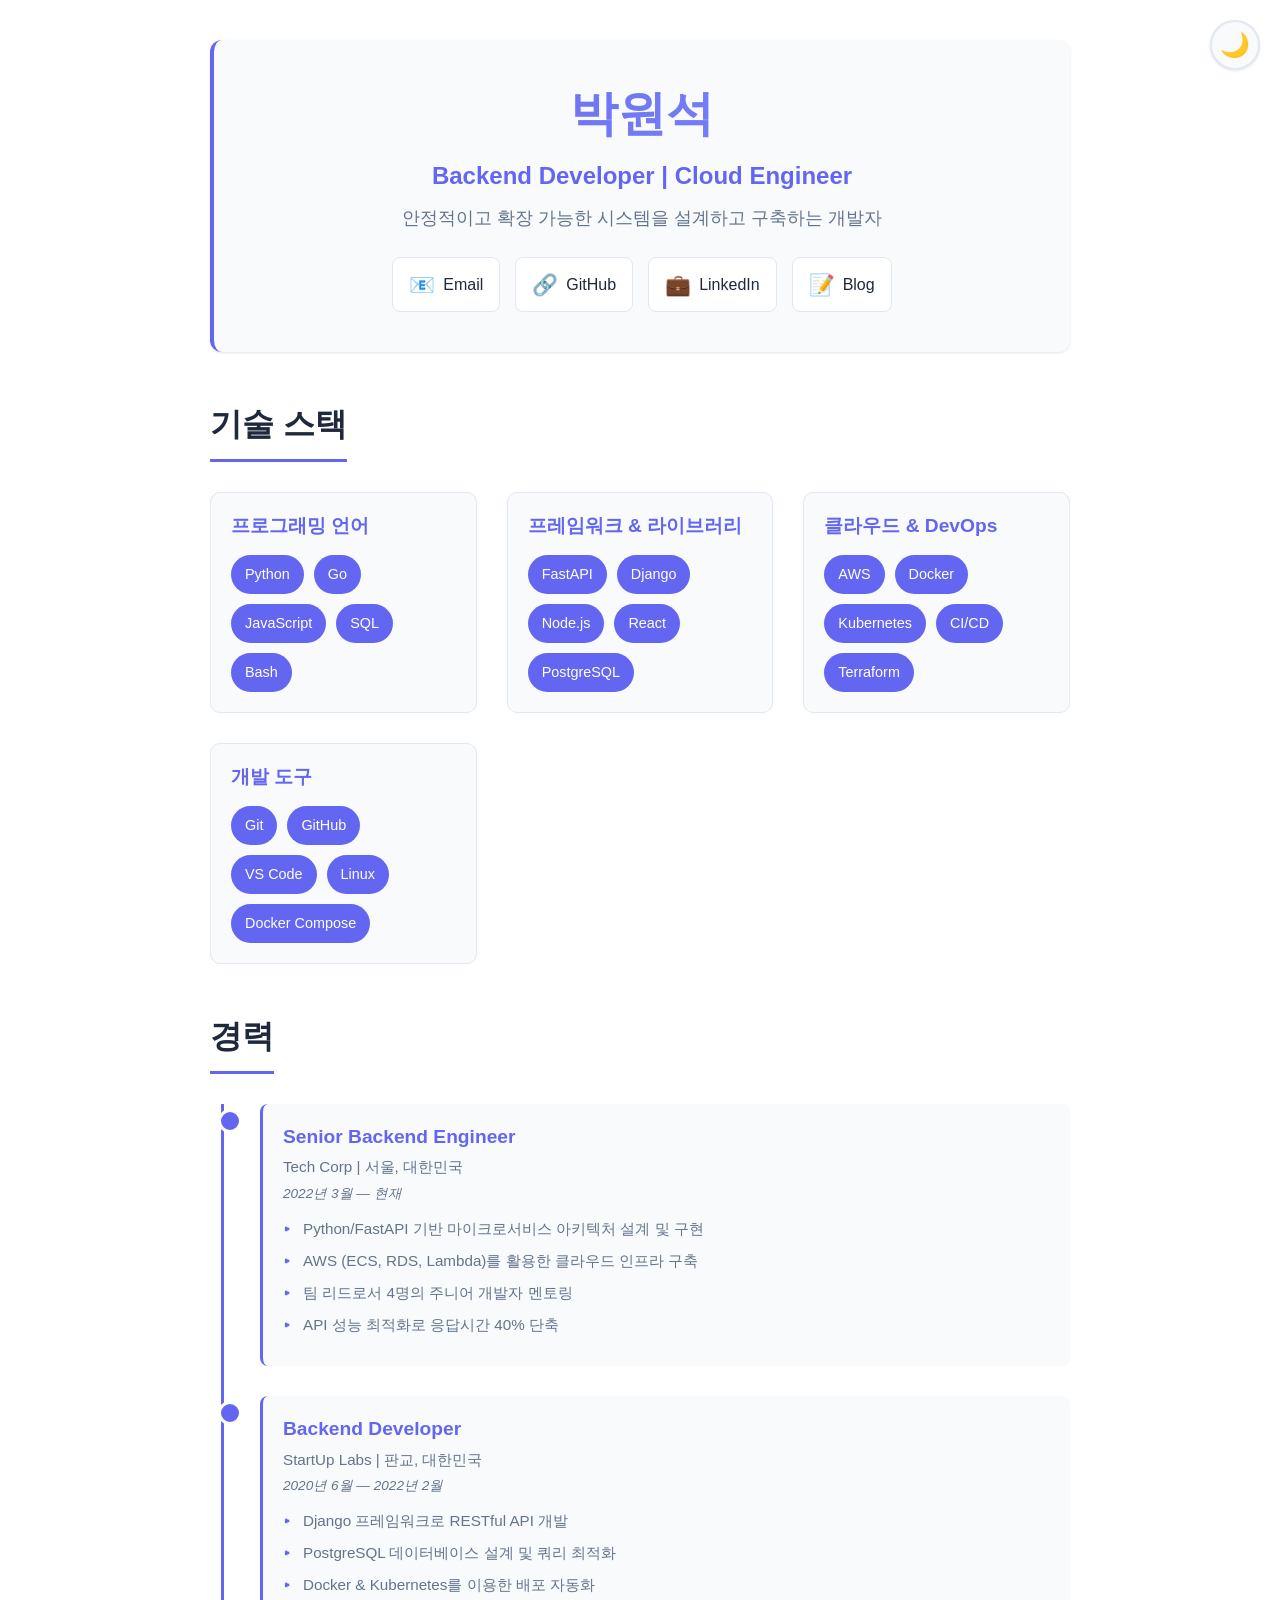
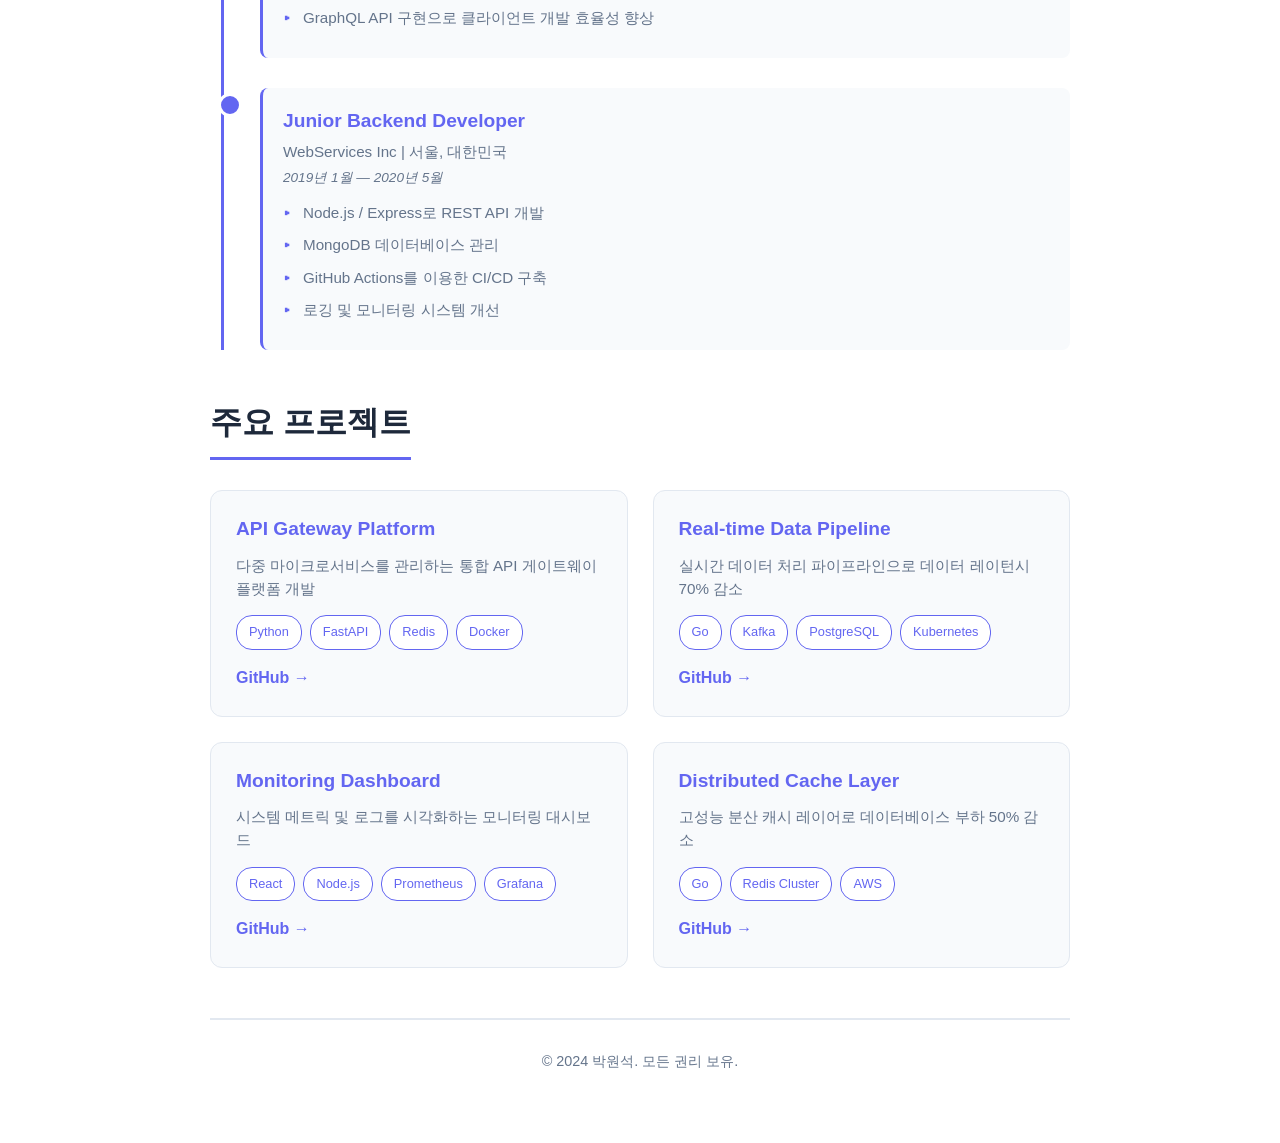
<file: index.html>
<!DOCTYPE html>
<html lang="ko" data-theme="light">
<head>
  <meta charset="UTF-8" />
  <meta name="viewport" content="width=device-width, initial-scale=1.0" />
  <title>박원석 | Developer Resume</title>
  <link rel="stylesheet" href="style.css" />
</head>
<body>
  <!-- Theme Toggle Button -->
  <button id="theme-toggle" aria-label="테마 전환" class="theme-toggle">🌙</button>

  <!-- Header Section -->
  <header class="header">
    <div class="header-content">
      <h1 class="name">박원석</h1>
      <p class="title">Backend Developer | Cloud Engineer</p>
      <p class="subtitle">안정적이고 확장 가능한 시스템을 설계하고 구축하는 개발자</p>

      <div class="contact-links">
        <a href="mailto:wonseok@example.com" class="contact-link" title="이메일">
          <span class="icon">📧</span> Email
        </a>
        <a href="https://github.com/wonseokpark" target="_blank" class="contact-link" title="GitHub">
          <span class="icon">🔗</span> GitHub
        </a>
        <a href="https://linkedin.com/in/wonseokpark" target="_blank" class="contact-link" title="LinkedIn">
          <span class="icon">💼</span> LinkedIn
        </a>
        <a href="https://blog.example.com" target="_blank" class="contact-link" title="블로그">
          <span class="icon">📝</span> Blog
        </a>
      </div>
    </div>
  </header>

  <!-- Skills Section -->
  <section id="skills" class="section">
    <h2 class="section-title">기술 스택</h2>

    <div class="skills-grid">
      <div class="skill-category">
        <h3>프로그래밍 언어</h3>
        <div class="skill-tags">
          <span class="skill-tag">Python</span>
          <span class="skill-tag">Go</span>
          <span class="skill-tag">JavaScript</span>
          <span class="skill-tag">SQL</span>
          <span class="skill-tag">Bash</span>
        </div>
      </div>

      <div class="skill-category">
        <h3>프레임워크 & 라이브러리</h3>
        <div class="skill-tags">
          <span class="skill-tag">FastAPI</span>
          <span class="skill-tag">Django</span>
          <span class="skill-tag">Node.js</span>
          <span class="skill-tag">React</span>
          <span class="skill-tag">PostgreSQL</span>
        </div>
      </div>

      <div class="skill-category">
        <h3>클라우드 & DevOps</h3>
        <div class="skill-tags">
          <span class="skill-tag">AWS</span>
          <span class="skill-tag">Docker</span>
          <span class="skill-tag">Kubernetes</span>
          <span class="skill-tag">CI/CD</span>
          <span class="skill-tag">Terraform</span>
        </div>
      </div>

      <div class="skill-category">
        <h3>개발 도구</h3>
        <div class="skill-tags">
          <span class="skill-tag">Git</span>
          <span class="skill-tag">GitHub</span>
          <span class="skill-tag">VS Code</span>
          <span class="skill-tag">Linux</span>
          <span class="skill-tag">Docker Compose</span>
        </div>
      </div>
    </div>
  </section>

  <!-- Experience Section -->
  <section id="experience" class="section">
    <h2 class="section-title">경력</h2>

    <div class="timeline">
      <div class="timeline-item">
        <div class="timeline-marker"></div>
        <div class="timeline-content">
          <h3 class="job-title">Senior Backend Engineer</h3>
          <p class="company">Tech Corp | 서울, 대한민국</p>
          <p class="period">2022년 3월 — 현재</p>
          <ul class="job-description">
            <li>Python/FastAPI 기반 마이크로서비스 아키텍처 설계 및 구현</li>
            <li>AWS (ECS, RDS, Lambda)를 활용한 클라우드 인프라 구축</li>
            <li>팀 리드로서 4명의 주니어 개발자 멘토링</li>
            <li>API 성능 최적화로 응답시간 40% 단축</li>
          </ul>
        </div>
      </div>

      <div class="timeline-item">
        <div class="timeline-marker"></div>
        <div class="timeline-content">
          <h3 class="job-title">Backend Developer</h3>
          <p class="company">StartUp Labs | 판교, 대한민국</p>
          <p class="period">2020년 6월 — 2022년 2월</p>
          <ul class="job-description">
            <li>Django 프레임워크로 RESTful API 개발</li>
            <li>PostgreSQL 데이터베이스 설계 및 쿼리 최적화</li>
            <li>Docker & Kubernetes를 이용한 배포 자동화</li>
            <li>GraphQL API 구현으로 클라이언트 개발 효율성 향상</li>
          </ul>
        </div>
      </div>

      <div class="timeline-item">
        <div class="timeline-marker"></div>
        <div class="timeline-content">
          <h3 class="job-title">Junior Backend Developer</h3>
          <p class="company">WebServices Inc | 서울, 대한민국</p>
          <p class="period">2019년 1월 — 2020년 5월</p>
          <ul class="job-description">
            <li>Node.js / Express로 REST API 개발</li>
            <li>MongoDB 데이터베이스 관리</li>
            <li>GitHub Actions를 이용한 CI/CD 구축</li>
            <li>로깅 및 모니터링 시스템 개선</li>
          </ul>
        </div>
      </div>
    </div>
  </section>

  <!-- Projects Section -->
  <section id="projects" class="section">
    <h2 class="section-title">주요 프로젝트</h2>

    <div class="projects-grid">
      <article class="project-card">
        <h3>API Gateway Platform</h3>
        <p class="project-description">
          다중 마이크로서비스를 관리하는 통합 API 게이트웨이 플랫폼 개발
        </p>
        <div class="project-tech">
          <span class="tech-tag">Python</span>
          <span class="tech-tag">FastAPI</span>
          <span class="tech-tag">Redis</span>
          <span class="tech-tag">Docker</span>
        </div>
        <a href="https://github.com/wonseokpark/api-gateway" target="_blank" class="project-link">
          GitHub →
        </a>
      </article>

      <article class="project-card">
        <h3>Real-time Data Pipeline</h3>
        <p class="project-description">
          실시간 데이터 처리 파이프라인으로 데이터 레이턴시 70% 감소
        </p>
        <div class="project-tech">
          <span class="tech-tag">Go</span>
          <span class="tech-tag">Kafka</span>
          <span class="tech-tag">PostgreSQL</span>
          <span class="tech-tag">Kubernetes</span>
        </div>
        <a href="https://github.com/wonseokpark/realtime-pipeline" target="_blank" class="project-link">
          GitHub →
        </a>
      </article>

      <article class="project-card">
        <h3>Monitoring Dashboard</h3>
        <p class="project-description">
          시스템 메트릭 및 로그를 시각화하는 모니터링 대시보드
        </p>
        <div class="project-tech">
          <span class="tech-tag">React</span>
          <span class="tech-tag">Node.js</span>
          <span class="tech-tag">Prometheus</span>
          <span class="tech-tag">Grafana</span>
        </div>
        <a href="https://github.com/wonseokpark/monitoring-dashboard" target="_blank" class="project-link">
          GitHub →
        </a>
      </article>

      <article class="project-card">
        <h3>Distributed Cache Layer</h3>
        <p class="project-description">
          고성능 분산 캐시 레이어로 데이터베이스 부하 50% 감소
        </p>
        <div class="project-tech">
          <span class="tech-tag">Go</span>
          <span class="tech-tag">Redis Cluster</span>
          <span class="tech-tag">AWS</span>
        </div>
        <a href="https://github.com/wonseokpark/cache-layer" target="_blank" class="project-link">
          GitHub →
        </a>
      </article>
    </div>
  </section>

  <!-- Footer -->
  <footer class="footer">
    <p>&copy; 2024 박원석. 모든 권리 보유.</p>
  </footer>

  <script src="script.js"></script>
</body>
</html>
</file>
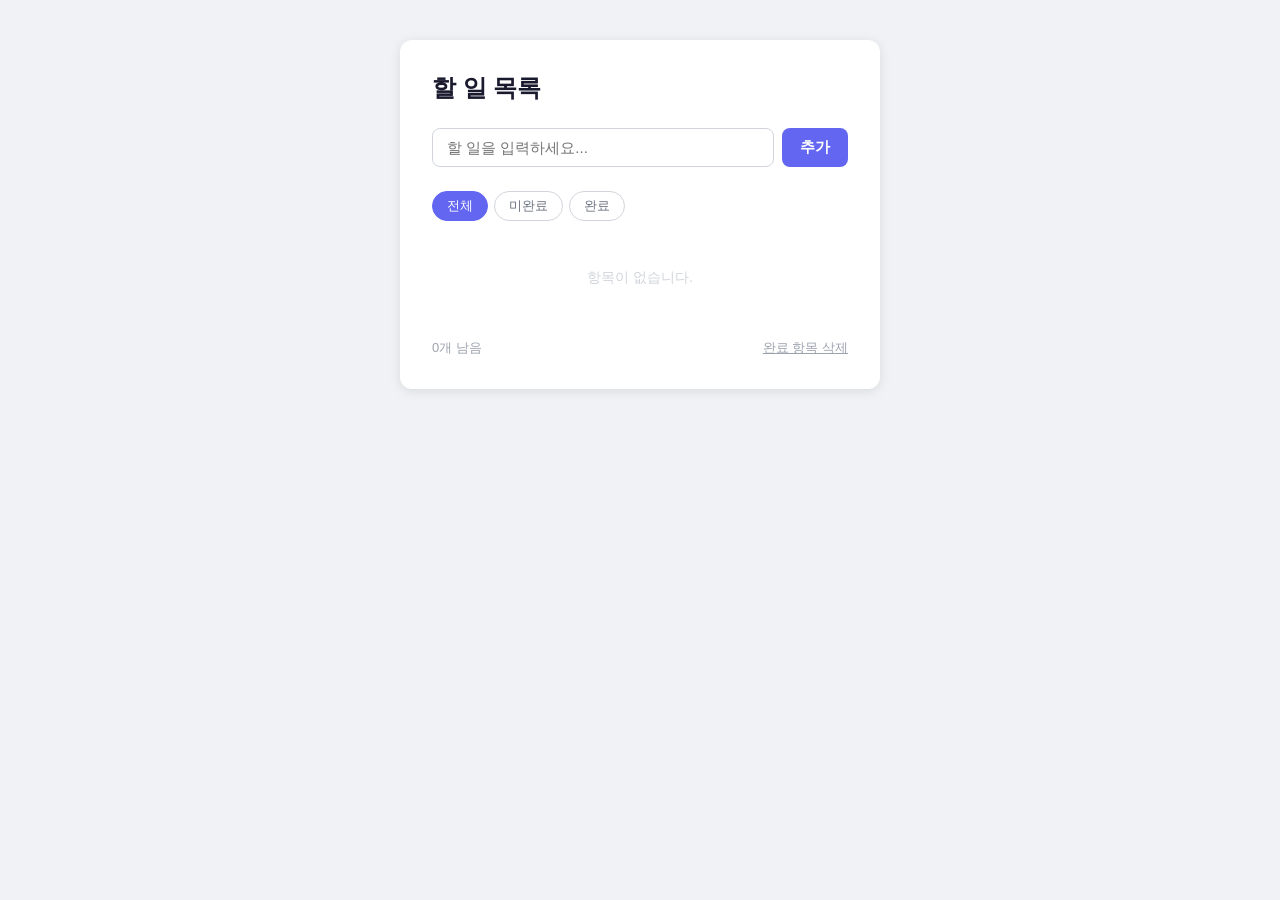
<file: todo.html>
<!DOCTYPE html>
<html lang="ko">
<head>
  <meta charset="UTF-8">
  <meta name="viewport" content="width=device-width, initial-scale=1.0">
  <title>투두 리스트</title>
  <style>
    * {
      box-sizing: border-box;
      margin: 0;
      padding: 0;
    }

    body {
      font-family: -apple-system, BlinkMacSystemFont, 'Segoe UI', sans-serif;
      background: #f0f2f5;
      display: flex;
      justify-content: center;
      padding: 40px 16px;
      min-height: 100vh;
    }

    .container {
      background: #fff;
      border-radius: 12px;
      box-shadow: 0 2px 12px rgba(0,0,0,0.1);
      width: 100%;
      max-width: 480px;
      padding: 32px;
      height: fit-content;
    }

    h1 {
      font-size: 24px;
      font-weight: 700;
      color: #1a1a2e;
      margin-bottom: 24px;
    }

    .input-row {
      display: flex;
      gap: 8px;
      margin-bottom: 24px;
    }

    input[type="text"] {
      flex: 1;
      padding: 10px 14px;
      border: 1.5px solid #d1d5db;
      border-radius: 8px;
      font-size: 15px;
      outline: none;
      transition: border-color 0.2s;
    }

    input[type="text"]:focus {
      border-color: #6366f1;
    }

    button.add-btn {
      padding: 10px 18px;
      background: #6366f1;
      color: #fff;
      border: none;
      border-radius: 8px;
      font-size: 15px;
      font-weight: 600;
      cursor: pointer;
      transition: background 0.2s;
    }

    button.add-btn:hover {
      background: #4f46e5;
    }

    .filters {
      display: flex;
      gap: 6px;
      margin-bottom: 16px;
    }

    .filter-btn {
      padding: 5px 14px;
      border: 1.5px solid #d1d5db;
      border-radius: 20px;
      background: transparent;
      font-size: 13px;
      cursor: pointer;
      color: #6b7280;
      transition: all 0.2s;
    }

    .filter-btn.active {
      background: #6366f1;
      border-color: #6366f1;
      color: #fff;
    }

    ul {
      list-style: none;
    }

    li {
      display: flex;
      align-items: center;
      gap: 12px;
      padding: 12px 0;
      border-bottom: 1px solid #f3f4f6;
    }

    li:last-child {
      border-bottom: none;
    }

    li input[type="checkbox"] {
      width: 18px;
      height: 18px;
      accent-color: #6366f1;
      cursor: pointer;
      flex-shrink: 0;
    }

    li span {
      flex: 1;
      font-size: 15px;
      color: #374151;
      word-break: break-word;
    }

    li.done span {
      text-decoration: line-through;
      color: #9ca3af;
    }

    li .delete-btn {
      background: none;
      border: none;
      color: #d1d5db;
      font-size: 18px;
      cursor: pointer;
      line-height: 1;
      padding: 2px 4px;
      border-radius: 4px;
      transition: color 0.2s;
    }

    li .delete-btn:hover {
      color: #ef4444;
    }

    .footer {
      margin-top: 20px;
      display: flex;
      justify-content: space-between;
      align-items: center;
      font-size: 13px;
      color: #9ca3af;
    }

    .clear-btn {
      background: none;
      border: none;
      color: #9ca3af;
      font-size: 13px;
      cursor: pointer;
      text-decoration: underline;
    }

    .clear-btn:hover {
      color: #ef4444;
    }

    .empty {
      text-align: center;
      color: #d1d5db;
      padding: 32px 0;
      font-size: 14px;
    }
  </style>
</head>
<body>
  <div class="container">
    <h1>할 일 목록</h1>

    <div class="input-row">
      <input type="text" id="todoInput" placeholder="할 일을 입력하세요..." />
      <button class="add-btn" onclick="addTodo()">추가</button>
    </div>

    <div class="filters">
      <button class="filter-btn active" onclick="setFilter('all', this)">전체</button>
      <button class="filter-btn" onclick="setFilter('active', this)">미완료</button>
      <button class="filter-btn" onclick="setFilter('done', this)">완료</button>
    </div>

    <ul id="todoList"></ul>
    <div class="empty" id="emptyMsg" style="display:none;">항목이 없습니다.</div>

    <div class="footer">
      <span id="countMsg"></span>
      <button class="clear-btn" onclick="clearDone()">완료 항목 삭제</button>
    </div>
  </div>

  <script>
    let todos = JSON.parse(localStorage.getItem('todos') || '[]');
    let filter = 'all';

    const input = document.getElementById('todoInput');

    input.addEventListener('keydown', e => {
      if (e.key === 'Enter') addTodo();
    });

    function addTodo() {
      const text = input.value.trim();
      if (!text) return;
      todos.push({ id: Date.now(), text, done: false });
      input.value = '';
      save();
      render();
    }

    function toggleTodo(id) {
      const todo = todos.find(t => t.id === id);
      if (todo) todo.done = !todo.done;
      save();
      render();
    }

    function deleteTodo(id) {
      todos = todos.filter(t => t.id !== id);
      save();
      render();
    }

    function clearDone() {
      todos = todos.filter(t => !t.done);
      save();
      render();
    }

    function setFilter(f, btn) {
      filter = f;
      document.querySelectorAll('.filter-btn').forEach(b => b.classList.remove('active'));
      btn.classList.add('active');
      render();
    }

    function save() {
      localStorage.setItem('todos', JSON.stringify(todos));
    }

    function createTodoItem(todo) {
      const li = document.createElement('li');
      if (todo.done) li.classList.add('done');

      const checkbox = document.createElement('input');
      checkbox.type = 'checkbox';
      checkbox.checked = todo.done;
      checkbox.addEventListener('change', () => toggleTodo(todo.id));

      const span = document.createElement('span');
      span.textContent = todo.text;

      const deleteBtn = document.createElement('button');
      deleteBtn.className = 'delete-btn';
      deleteBtn.textContent = '✕';
      deleteBtn.addEventListener('click', () => deleteTodo(todo.id));

      li.appendChild(checkbox);
      li.appendChild(span);
      li.appendChild(deleteBtn);
      return li;
    }

    function render() {
      const list = document.getElementById('todoList');
      const emptyMsg = document.getElementById('emptyMsg');
      const countMsg = document.getElementById('countMsg');

      const filtered = todos.filter(t =>
        filter === 'all' ? true :
        filter === 'active' ? !t.done :
        t.done
      );

      list.replaceChildren(...filtered.map(createTodoItem));

      const remaining = todos.filter(t => !t.done).length;
      countMsg.textContent = `${remaining}개 남음`;
      emptyMsg.style.display = filtered.length === 0 ? 'block' : 'none';
    }

    render();
  </script>
</body>
</html>
</file>
<file: style.css>
/* ==============================================
   CSS VARIABLES (Theme System)
   ============================================== */
:root {
  --bg-primary: #ffffff;
  --bg-secondary: #f8fafc;
  --text-primary: #1e293b;
  --text-secondary: #64748b;
  --accent: #6366f1;
  --accent-light: #818cf8;
  --border: #e2e8f0;
  --shadow: 0 1px 3px rgba(0, 0, 0, 0.1);
  --shadow-lg: 0 10px 30px rgba(0, 0, 0, 0.1);
  --transition: all 0.3s ease;
}

[data-theme="dark"] {
  --bg-primary: #0f172a;
  --bg-secondary: #1a2546;
  --text-primary: #e2e8f0;
  --text-secondary: #cbd5e1;
  --accent: #818cf8;
  --accent-light: #a5b4fc;
  --border: #334155;
  --shadow: 0 1px 3px rgba(0, 0, 0, 0.3);
  --shadow-lg: 0 10px 30px rgba(0, 0, 0, 0.5);
}

/* ==============================================
   RESET & BASE STYLES
   ============================================== */
* {
  margin: 0;
  padding: 0;
  box-sizing: border-box;
}

html {
  scroll-behavior: smooth;
}

body {
  font-family: -apple-system, BlinkMacSystemFont, "Segoe UI", Roboto, "Helvetica Neue", Arial, sans-serif;
  background-color: var(--bg-primary);
  color: var(--text-primary);
  transition: var(--transition);
  line-height: 1.6;
}

h1, h2, h3, h4, h5, h6 {
  line-height: 1.4;
}

a {
  color: var(--accent);
  text-decoration: none;
  transition: var(--transition);
}

a:hover {
  color: var(--accent-light);
  text-decoration: underline;
}

ul {
  list-style: none;
}

/* ==============================================
   LAYOUT & CONTAINER
   ============================================== */
body {
  max-width: 900px;
  margin: 0 auto;
  padding: 40px 20px;
}

@media (max-width: 768px) {
  body {
    padding: 30px 16px;
  }
}

/* ==============================================
   THEME TOGGLE BUTTON
   ============================================== */
.theme-toggle {
  position: fixed;
  top: 20px;
  right: 20px;
  width: 50px;
  height: 50px;
  border-radius: 50%;
  border: 2px solid var(--border);
  background-color: var(--bg-secondary);
  color: var(--text-primary);
  font-size: 24px;
  cursor: pointer;
  display: flex;
  align-items: center;
  justify-content: center;
  transition: var(--transition);
  z-index: 1000;
  box-shadow: var(--shadow);
}

.theme-toggle:hover {
  transform: scale(1.1);
  box-shadow: var(--shadow-lg);
}

.theme-toggle:active {
  transform: scale(0.95);
}

@media (max-width: 768px) {
  .theme-toggle {
    top: 15px;
    right: 15px;
    width: 45px;
    height: 45px;
    font-size: 20px;
  }
}

/* ==============================================
   HEADER SECTION
   ============================================== */
.header {
  margin-bottom: 50px;
  padding: 40px;
  background-color: var(--bg-secondary);
  border-radius: 12px;
  border-left: 4px solid var(--accent);
  box-shadow: var(--shadow);
}

.header-content {
  text-align: center;
}

.name {
  font-size: 3rem;
  font-weight: 700;
  margin-bottom: 10px;
  background: linear-gradient(135deg, var(--accent), var(--accent-light));
  -webkit-background-clip: text;
  -webkit-text-fill-color: transparent;
  background-clip: text;
}

.title {
  font-size: 1.5rem;
  color: var(--accent);
  font-weight: 600;
  margin-bottom: 8px;
}

.subtitle {
  font-size: 1.1rem;
  color: var(--text-secondary);
  margin-bottom: 25px;
}

.contact-links {
  display: flex;
  flex-wrap: wrap;
  gap: 15px;
  justify-content: center;
}

.contact-link {
  display: inline-flex;
  align-items: center;
  gap: 8px;
  padding: 10px 16px;
  background-color: var(--bg-primary);
  border: 1px solid var(--border);
  border-radius: 8px;
  color: var(--text-primary);
  transition: var(--transition);
  font-weight: 500;
}

.contact-link:hover {
  background-color: var(--accent);
  color: white;
  border-color: var(--accent);
  text-decoration: none;
  transform: translateY(-2px);
  box-shadow: var(--shadow-lg);
}

.contact-link .icon {
  font-size: 1.3rem;
}

@media (max-width: 768px) {
  .header {
    padding: 30px;
    margin-bottom: 40px;
  }

  .name {
    font-size: 2rem;
  }

  .title {
    font-size: 1.2rem;
  }

  .subtitle {
    font-size: 0.95rem;
  }

  .contact-links {
    gap: 10px;
  }

  .contact-link {
    padding: 8px 12px;
    font-size: 0.9rem;
  }
}

/* ==============================================
   SECTION STYLES
   ============================================== */
.section {
  margin-bottom: 50px;
}

.section-title {
  font-size: 2rem;
  font-weight: 700;
  margin-bottom: 30px;
  padding-bottom: 12px;
  border-bottom: 3px solid var(--accent);
  display: inline-block;
}

/* ==============================================
   SKILLS SECTION
   ============================================== */
.skills-grid {
  display: grid;
  grid-template-columns: repeat(auto-fit, minmax(250px, 1fr));
  gap: 30px;
}

.skill-category {
  padding: 20px;
  background-color: var(--bg-secondary);
  border-radius: 10px;
  border: 1px solid var(--border);
  transition: var(--transition);
}

.skill-category:hover {
  transform: translateY(-4px);
  box-shadow: var(--shadow-lg);
  border-color: var(--accent);
}

.skill-category h3 {
  font-size: 1.2rem;
  margin-bottom: 15px;
  color: var(--accent);
}

.skill-tags {
  display: flex;
  flex-wrap: wrap;
  gap: 10px;
}

.skill-tag {
  display: inline-block;
  padding: 8px 14px;
  background-color: var(--accent);
  color: white;
  border-radius: 20px;
  font-size: 0.9rem;
  font-weight: 500;
  transition: var(--transition);
}

.skill-tag:hover {
  transform: scale(1.05);
  box-shadow: 0 4px 12px rgba(99, 102, 241, 0.3);
}

@media (max-width: 768px) {
  .skills-grid {
    grid-template-columns: 1fr;
    gap: 20px;
  }
}

/* ==============================================
   EXPERIENCE SECTION (Timeline)
   ============================================== */
.timeline {
  position: relative;
}

.timeline::before {
  content: "";
  position: absolute;
  left: 0;
  top: 0;
  bottom: 0;
  width: 3px;
  background-color: var(--accent);
  margin-left: 11px;
}

.timeline-item {
  position: relative;
  margin-bottom: 30px;
  margin-left: 50px;
}

.timeline-marker {
  position: absolute;
  left: -42px;
  top: 5px;
  width: 24px;
  height: 24px;
  background-color: var(--accent);
  border: 3px solid var(--bg-primary);
  border-radius: 50%;
  transition: var(--transition);
}

.timeline-item:hover .timeline-marker {
  transform: scale(1.3);
  box-shadow: 0 0 0 8px rgba(99, 102, 241, 0.1);
}

.timeline-content {
  padding: 20px;
  background-color: var(--bg-secondary);
  border-radius: 8px;
  border-left: 3px solid var(--accent);
  transition: var(--transition);
}

.timeline-content:hover {
  box-shadow: var(--shadow-lg);
  transform: translateX(4px);
}

.job-title {
  font-size: 1.2rem;
  font-weight: 600;
  color: var(--accent);
  margin-bottom: 5px;
}

.company {
  font-size: 0.95rem;
  font-weight: 500;
  color: var(--text-secondary);
  margin-bottom: 3px;
}

.period {
  font-size: 0.85rem;
  color: var(--text-secondary);
  margin-bottom: 12px;
  font-style: italic;
}

.job-description {
  list-style: none;
  padding-left: 0;
}

.job-description li {
  margin-bottom: 8px;
  padding-left: 20px;
  position: relative;
  color: var(--text-secondary);
  font-size: 0.95rem;
}

.job-description li::before {
  content: "▸";
  position: absolute;
  left: 0;
  color: var(--accent);
  font-weight: bold;
}

@media (max-width: 768px) {
  .timeline::before {
    left: -5px;
  }

  .timeline-item {
    margin-left: 30px;
  }

  .timeline-marker {
    left: -27px;
    width: 18px;
    height: 18px;
    border-width: 2px;
  }

  .job-title {
    font-size: 1rem;
  }

  .job-description li {
    font-size: 0.85rem;
  }
}

/* ==============================================
   PROJECTS SECTION
   ============================================== */
.projects-grid {
  display: grid;
  grid-template-columns: repeat(auto-fill, minmax(280px, 1fr));
  gap: 25px;
}

.project-card {
  padding: 25px;
  background-color: var(--bg-secondary);
  border: 1px solid var(--border);
  border-radius: 12px;
  transition: var(--transition);
  display: flex;
  flex-direction: column;
}

.project-card:hover {
  transform: translateY(-8px);
  box-shadow: var(--shadow-lg);
  border-color: var(--accent);
}

.project-card h3 {
  font-size: 1.2rem;
  margin-bottom: 12px;
  color: var(--accent);
}

.project-description {
  flex-grow: 1;
  margin-bottom: 15px;
  color: var(--text-secondary);
  font-size: 0.95rem;
  line-height: 1.5;
}

.project-tech {
  display: flex;
  flex-wrap: wrap;
  gap: 8px;
  margin-bottom: 15px;
}

.tech-tag {
  display: inline-block;
  padding: 6px 12px;
  background-color: var(--bg-primary);
  border: 1px solid var(--accent);
  color: var(--accent);
  border-radius: 16px;
  font-size: 0.8rem;
  font-weight: 500;
  transition: var(--transition);
}

.tech-tag:hover {
  background-color: var(--accent);
  color: white;
}

.project-link {
  display: inline-block;
  color: var(--accent);
  font-weight: 600;
  transition: var(--transition);
}

.project-link:hover {
  transform: translateX(4px);
  text-decoration: none;
}

@media (max-width: 768px) {
  .projects-grid {
    grid-template-columns: 1fr;
    gap: 20px;
  }

  .project-card {
    padding: 20px;
  }

  .project-card h3 {
    font-size: 1.1rem;
  }
}

/* ==============================================
   FOOTER
   ============================================== */
.footer {
  text-align: center;
  padding: 30px 0;
  margin-top: 50px;
  border-top: 2px solid var(--border);
  color: var(--text-secondary);
  font-size: 0.9rem;
}

/* ==============================================
   PRINT STYLES
   ============================================== */
@media print {
  body {
    padding: 10px;
  }

  .theme-toggle {
    display: none;
  }

  .header {
    page-break-after: avoid;
  }

  .section {
    page-break-inside: avoid;
  }

  .timeline-item,
  .project-card {
    page-break-inside: avoid;
  }

  a {
    color: var(--text-primary);
  }

  .contact-link {
    background-color: transparent;
    border: none;
    padding: 5px;
  }

  body {
    background-color: white;
    color: black;
  }

  --bg-primary: white;
  --text-primary: black;
}
</file>
